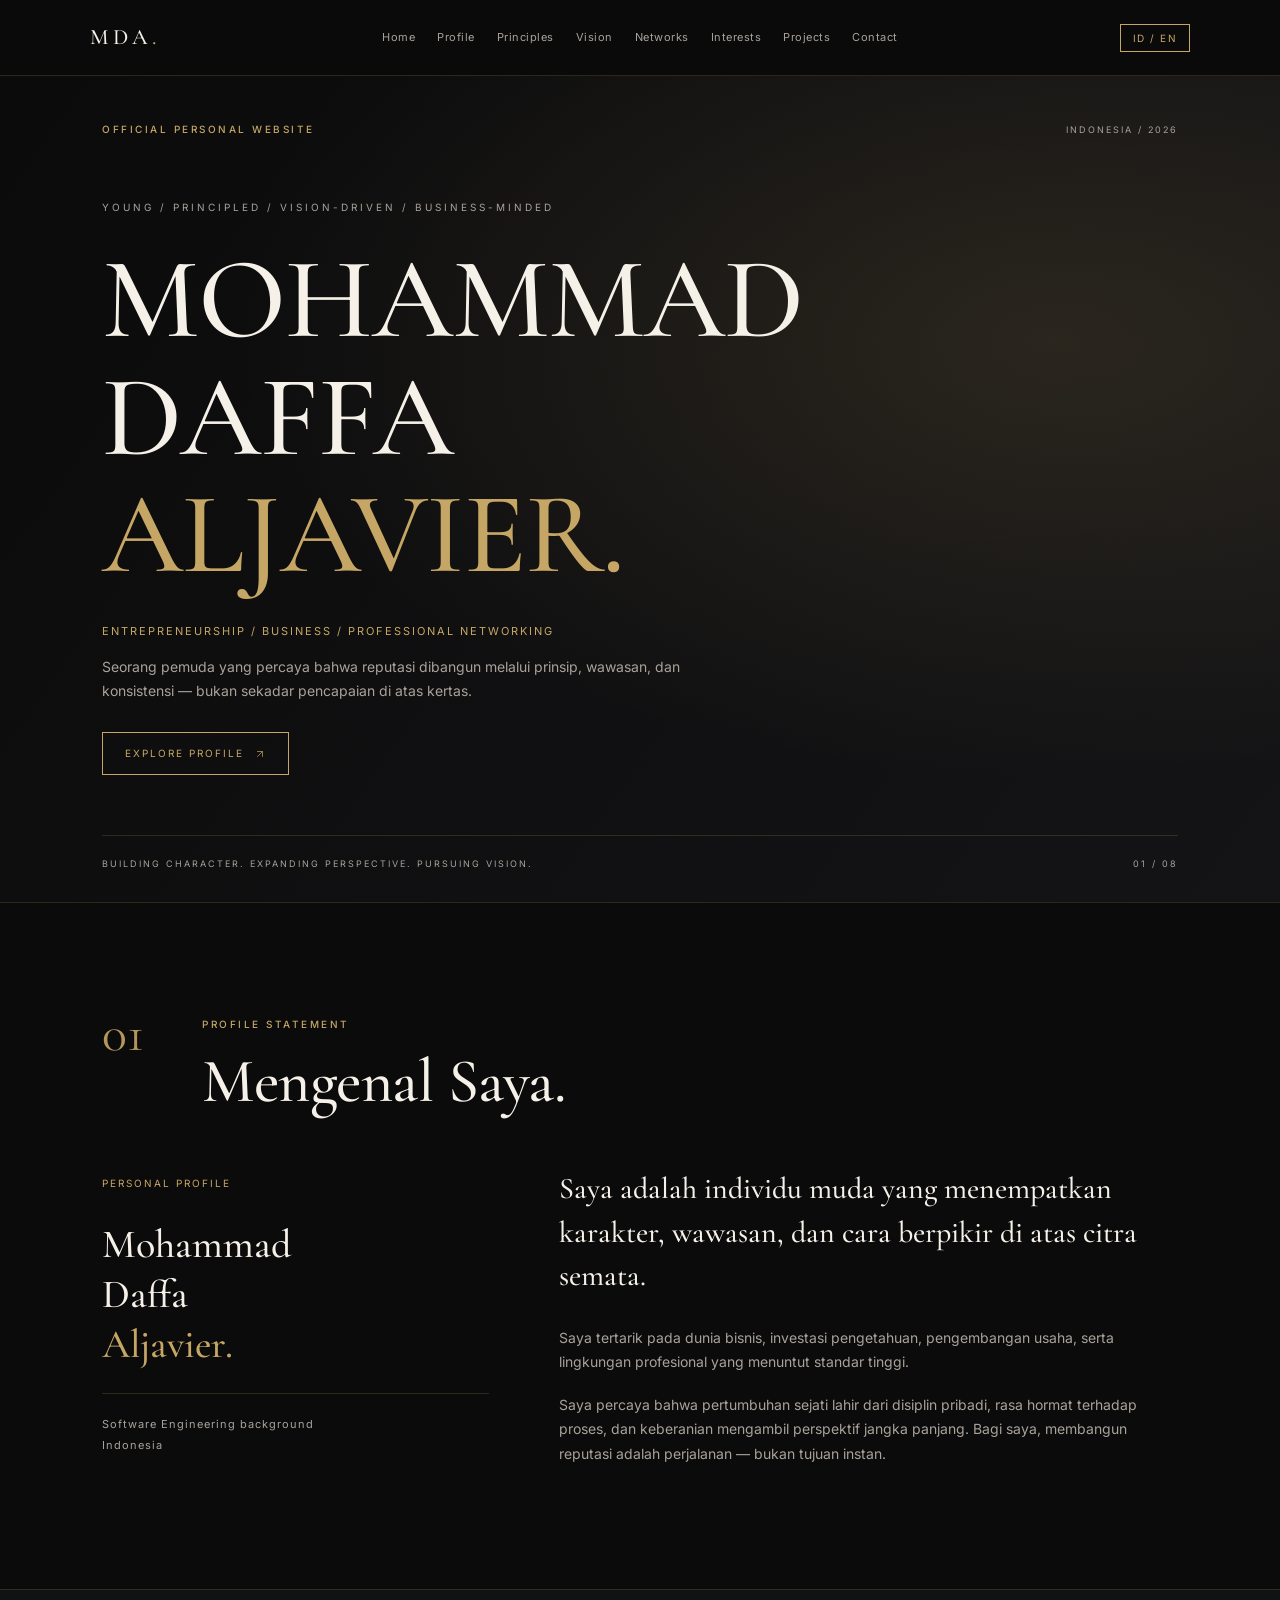
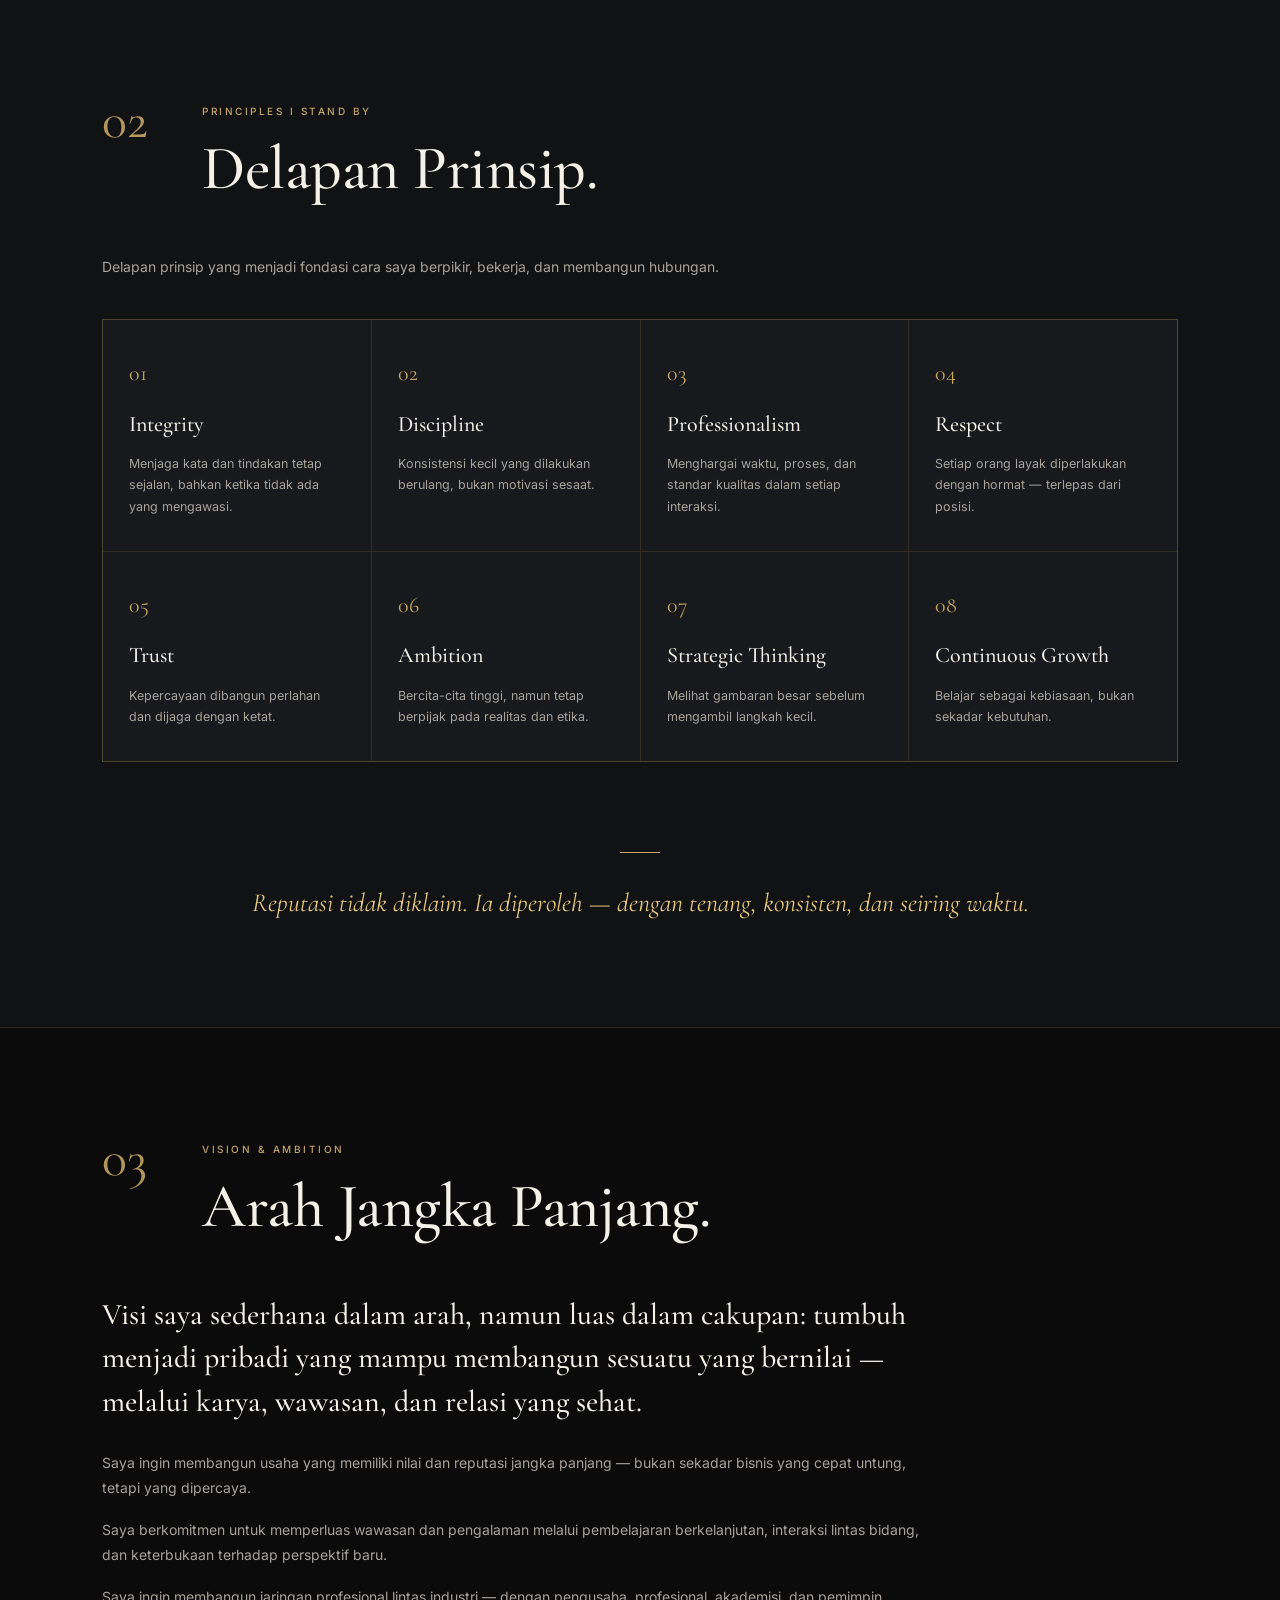
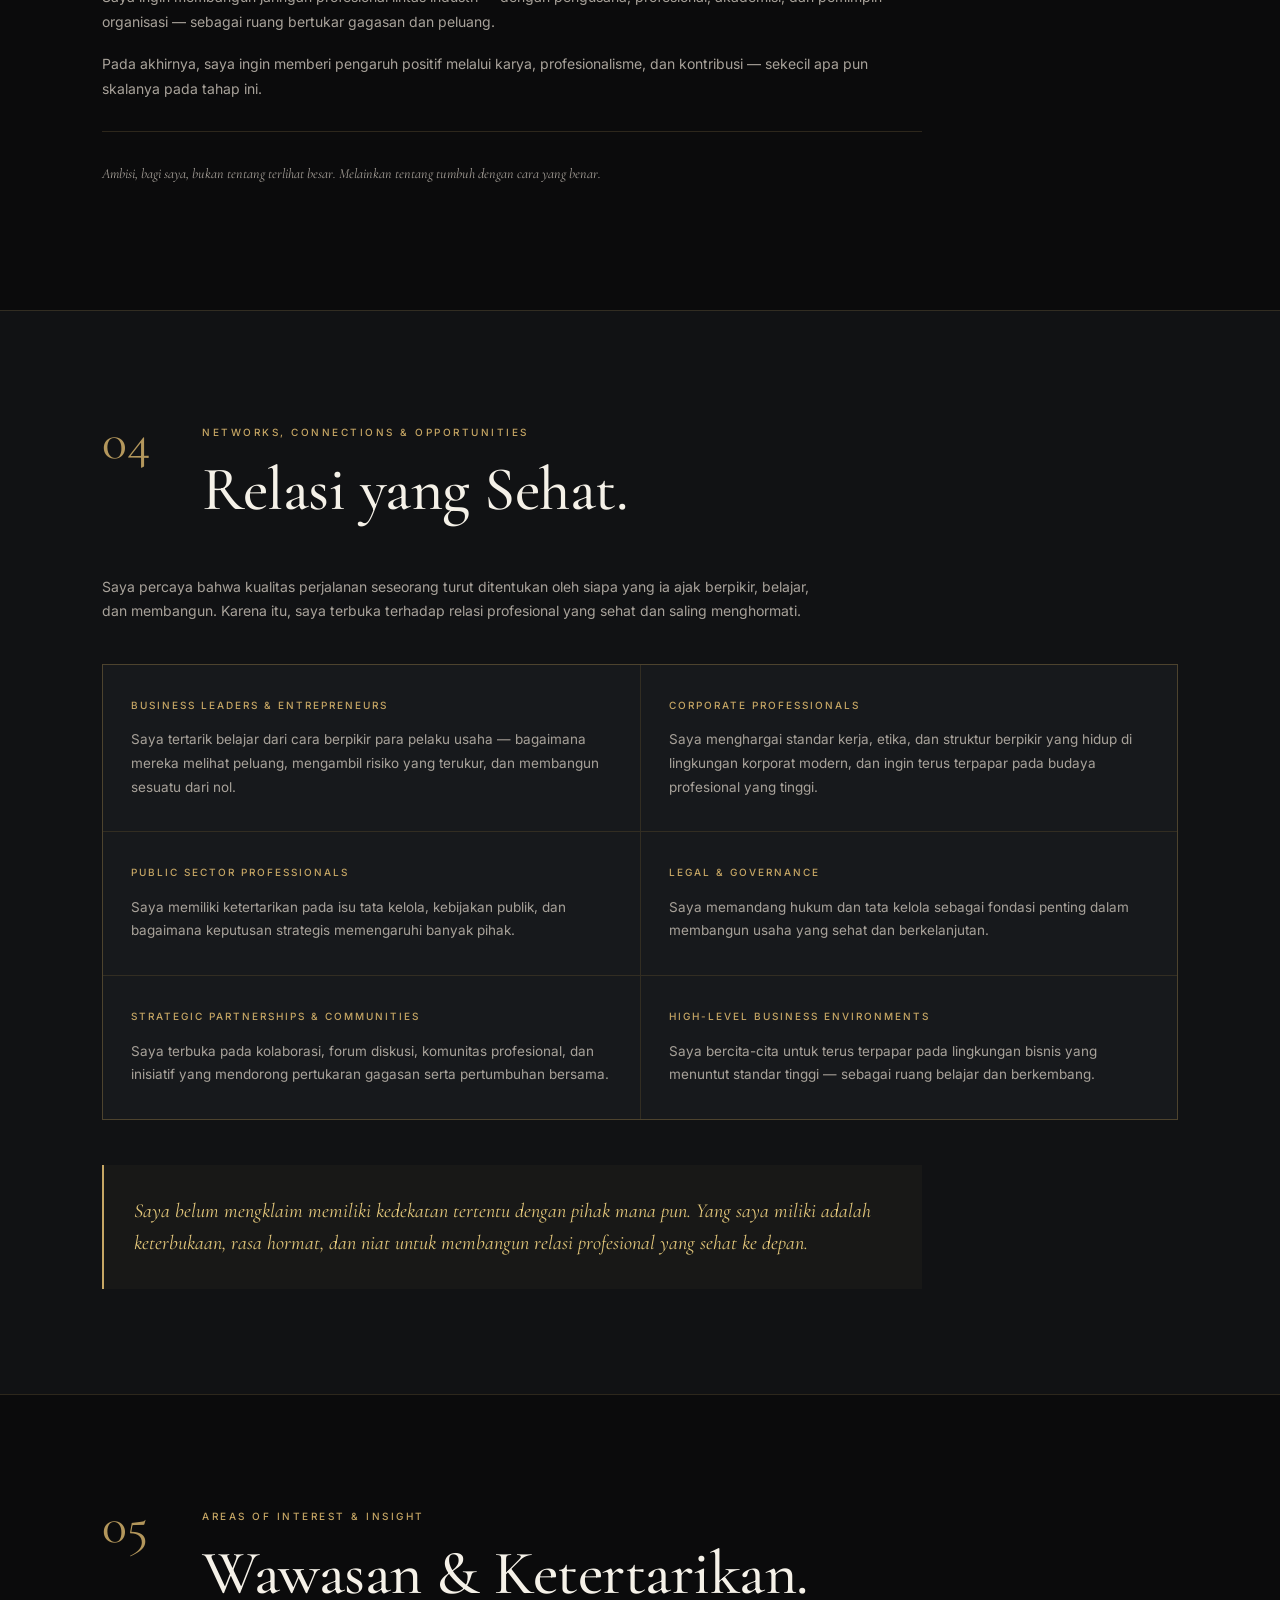
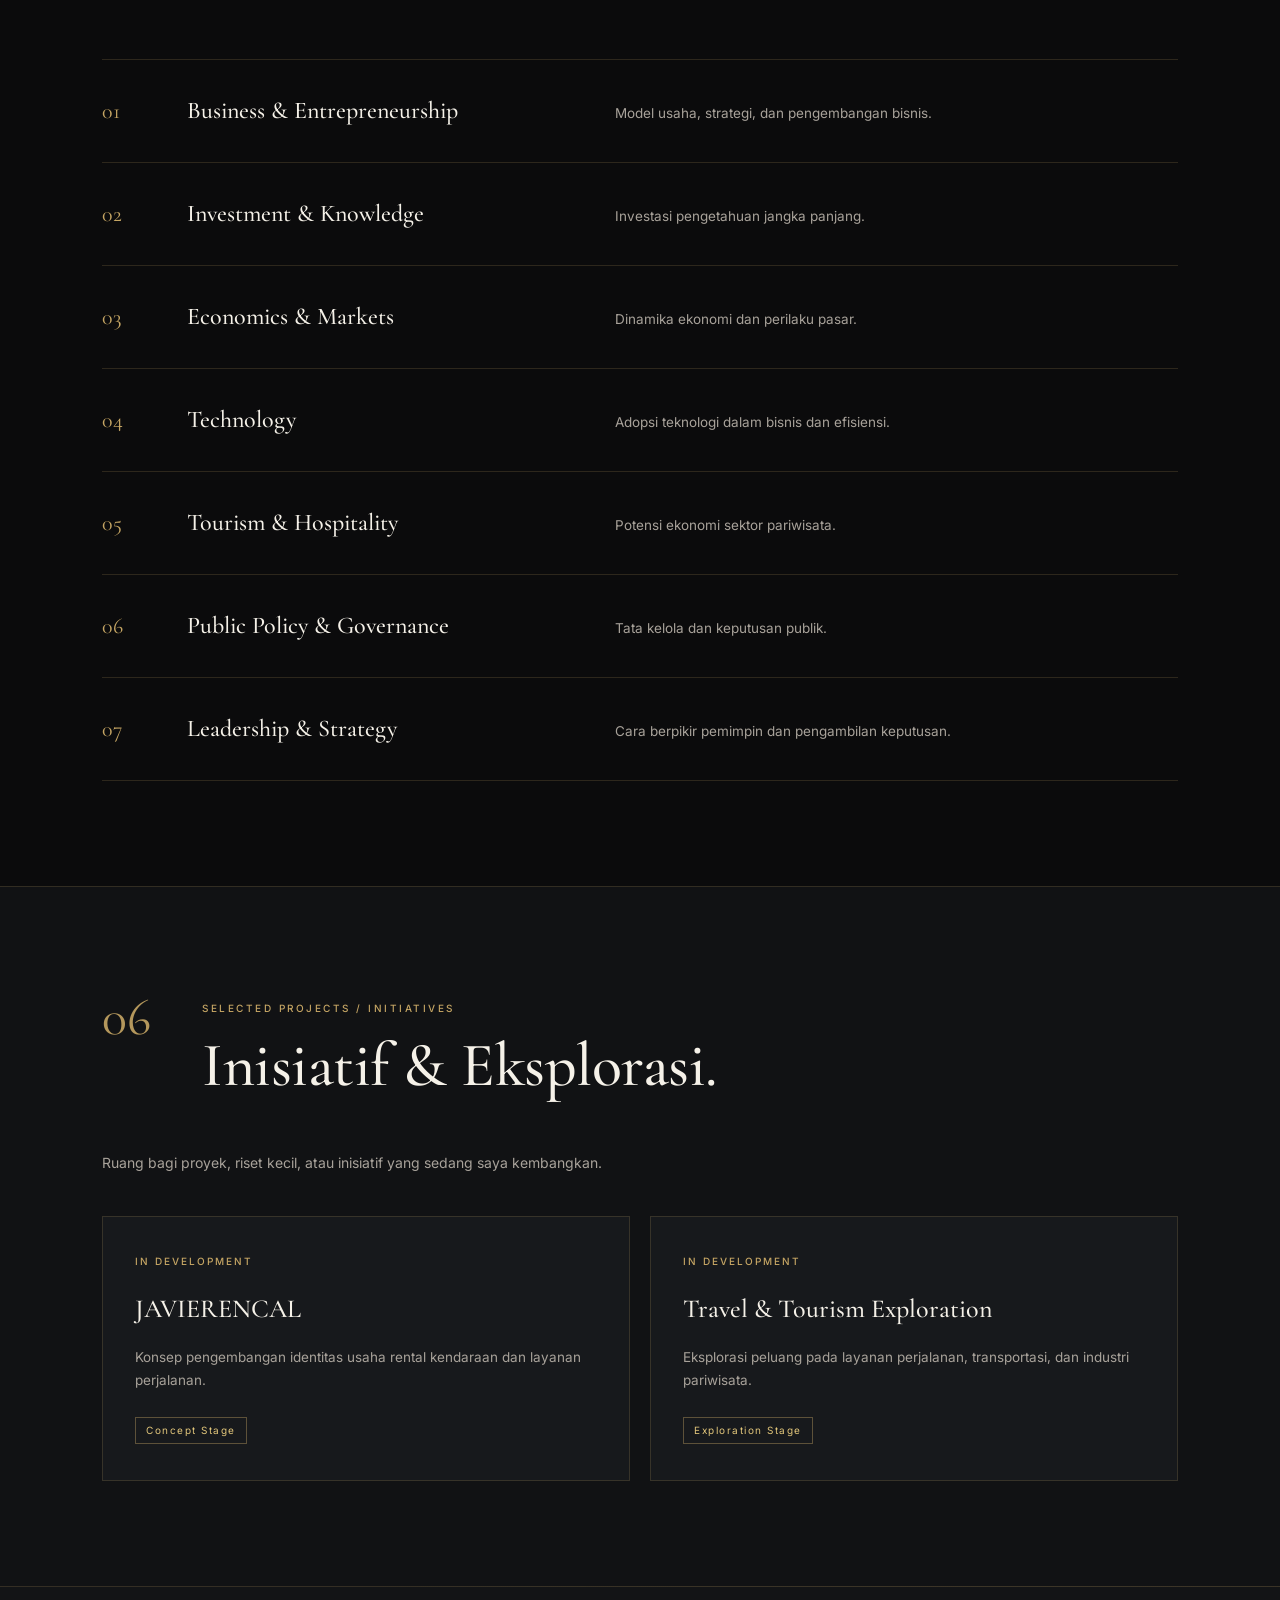
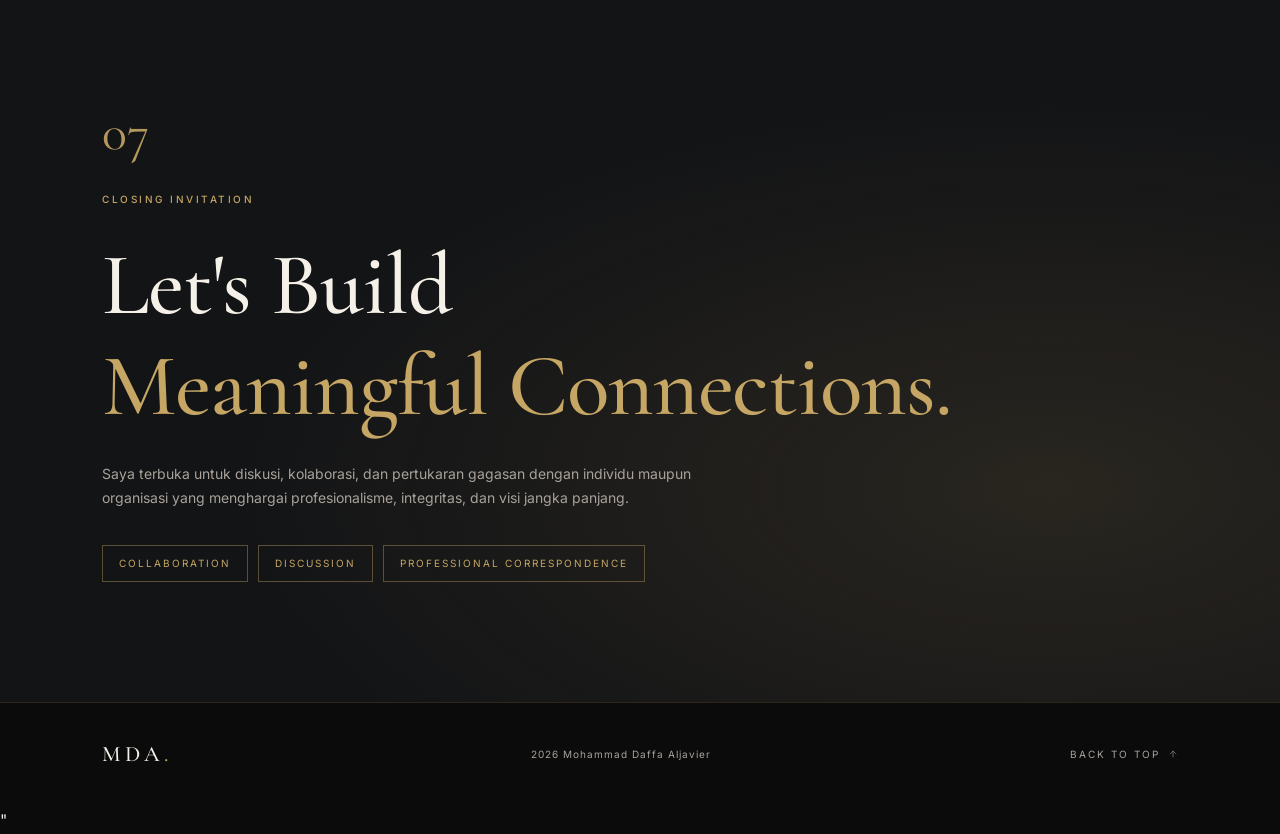
<file: index.html>
<!DOCTYPE html>
<html lang="id">
<head>
  <meta charset="UTF-8">
  <meta name="viewport" content="width=device-width, initial-scale=1.0">
  <meta name="theme-color" content="#0B0B0C">

  <title>Mohammad Daffa Aljavier</title>

  <meta name="author" content="Mohammad Daffa Aljavier">
  <meta name="description" content="A young individual with a long-term vision, refined character, and the ambition to grow within the broader world of business and professional leadership.">
  <meta name="keywords" content="Mohammad Daffa Aljavier, Daffa Aljavier, entrepreneurship, business, professional networking">

  <meta property="og:type" content="website">
  <meta property="og:title" content="Mohammad Daffa Aljavier">
  <meta property="og:description" content="Building character. Expanding perspective. Pursuing vision.">
  <meta property="og:site_name" content="Mohammad Daffa Aljavier">

  <link rel="preconnect" href="https://fonts.googleapis.com">
  <link rel="preconnect" href="https://fonts.gstatic.com" crossorigin>
  <link href="https://fonts.googleapis.com/css2?family=Cormorant+Garamond:wght@400;500;600&family=Inter:wght@300;400;500;600&display=swap" rel="stylesheet">

  <link rel="stylesheet" href="style.css">

  <script type="application/ld+json">
  {
    "@context": "https://schema.org",
    "@type": "Person",
    "name": "Mohammad Daffa Aljavier",
    "alternateName": "Daffa Aljavier",
    "description": "Indonesian individual interested in entrepreneurship, business development, travel and professional networking.",
    "knowsAbout": [
      "Entrepreneurship",
      "Business Development",
      "Travel and Tourism",
      "Professional Networking",
      "Software Engineering"
    ]
  }
  </script>
</head>

<body>

<header class="navbar">
  <a href="#home" class="logo" aria-label="Mohammad Daffa Aljavier - Home">MDA<span>.</span></a>

  <input type="checkbox" id="navCheckbox" class="nav-checkbox" aria-hidden="true">
  <label for="navCheckbox" class="menu-toggle" aria-label="Toggle navigation">
    <svg viewBox="0 0 24 24" width="22" height="22" fill="none" stroke="currentColor" stroke-width="1.2" stroke-linecap="round">
      <line x1="3" y1="8" x2="21" y2="8"></line>
      <line x1="3" y1="16" x2="21" y2="16"></line>
    </svg>
  </label>

  <nav class="nav-links" id="navLinks" aria-label="Primary">
    <a href="#home">Home</a>
    <a href="#profile">Profile</a>
    <a href="#principles">Principles</a>
    <a href="#vision">Vision</a>
    <a href="#networks">Networks</a>
    <a href="#interests">Interests</a>
    <a href="#projects">Projects</a>
    <a href="#contact">Contact</a>
  </nav>

  <button id="languageToggle" class="language-toggle" type="button" aria-label="Switch language">ID / EN</button>
</header>

<main>

<!-- 01 HERO -->
<section class="hero" id="home">
  <div class="hero-top">
    <span class="eyebrow">OFFICIAL PERSONAL WEBSITE</span>
    <span class="hero-location">INDONESIA / 2026</span>
  </div>

  <div class="hero-content">
    <p class="hero-kicker">YOUNG / PRINCIPLED / VISION-DRIVEN / BUSINESS-MINDED</p>

    <h1>MOHAMMAD<br>DAFFA<br><span>ALJAVIER.</span></h1>

    <p class="hero-role">ENTREPRENEURSHIP / BUSINESS / PROFESSIONAL NETWORKING</p>

    <p class="hero-description"
       data-id="Seorang pemuda yang percaya bahwa reputasi dibangun melalui prinsip, wawasan, dan konsistensi — bukan sekadar pencapaian di atas kertas."
       data-en="A young individual who believes that reputation is built through principle, perspective and consistency — not merely achievements on paper.">
       Seorang pemuda yang percaya bahwa reputasi dibangun melalui prinsip, wawasan, dan konsistensi — bukan sekadar pencapaian di atas kertas.
    </p>

    <a href="#profile" class="primary-btn">
      <span data-id="EXPLORE PROFILE" data-en="EXPLORE PROFILE">EXPLORE PROFILE</span>
      <svg viewBox="0 0 24 24" width="12" height="12" fill="none" stroke="currentColor" stroke-width="1.4" stroke-linecap="round" stroke-linejoin="round" aria-hidden="true">
        <line x1="7" y1="17" x2="17" y2="7"></line>
        <polyline points="7 7 17 7 17 17"></polyline>
      </svg>
    </a>
  </div>

  <div class="hero-bottom">
    <span>BUILDING CHARACTER. EXPANDING PERSPECTIVE. PURSUING VISION.</span>
    <span>01 / 08</span>
  </div>
</section>

<!-- 02 PROFILE STATEMENT -->
<section class="section" id="profile">
  <div class="section-heading">
    <span class="section-number">01</span>
    <div>
      <span class="eyebrow">PROFILE STATEMENT</span>
      <h2 data-id="Mengenal Saya." data-en="Profile.">Mengenal Saya.</h2>
    </div>
  </div>

  <div class="bio-layout">
    <div class="bio-label">
      <span>PERSONAL PROFILE</span>
      <h3>Mohammad<br>Daffa<br><span>Aljavier.</span></h3>
      <p class="bio-meta">Software Engineering background<br>Indonesia</p>
    </div>

    <div class="bio-content">
      <p class="lead"
         data-id="Saya adalah individu muda yang menempatkan karakter, wawasan, dan cara berpikir di atas citra semata."
         data-en="I am a young individual who places character, perspective and quality of thought above image alone.">
        Saya adalah individu muda yang menempatkan karakter, wawasan, dan cara berpikir di atas citra semata.
      </p>

      <p data-id="Saya tertarik pada dunia bisnis, investasi pengetahuan, pengembangan usaha, serta lingkungan profesional yang menuntut standar tinggi."
         data-en="I am interested in the world of business, the investment of knowledge, business development, and professional environments that demand high standards.">
        Saya tertarik pada dunia bisnis, investasi pengetahuan, pengembangan usaha, serta lingkungan profesional yang menuntut standar tinggi.
      </p>

      <p data-id="Saya percaya bahwa pertumbuhan sejati lahir dari disiplin pribadi, rasa hormat terhadap proses, dan keberanian mengambil perspektif jangka panjang. Bagi saya, membangun reputasi adalah perjalanan — bukan tujuan instan."
         data-en="I believe that true growth is born from personal discipline, respect for the process, and the courage to take a long-term perspective. For me, building reputation is a journey — not an instant destination.">
        Saya percaya bahwa pertumbuhan sejati lahir dari disiplin pribadi, rasa hormat terhadap proses, dan keberanian mengambil perspektif jangka panjang. Bagi saya, membangun reputasi adalah perjalanan — bukan tujuan instan.
      </p>
    </div>
  </div>
</section>

<!-- 03 PRINCIPLES I STAND BY -->
<section class="section alternate" id="principles">
  <div class="section-heading">
    <span class="section-number">02</span>
    <div>
      <span class="eyebrow">PRINCIPLES I STAND BY</span>
      <h2 data-id="Delapan Prinsip." data-en="Eight Principles.">Delapan Prinsip.</h2>
    </div>
  </div>

  <p class="section-intro"
     data-id="Delapan prinsip yang menjadi fondasi cara saya berpikir, bekerja, dan membangun hubungan."
     data-en="Eight principles that form the foundation of how I think, work, and build relationships.">
     Delapan prinsip yang menjadi fondasi cara saya berpikir, bekerja, dan membangun hubungan.
  </p>

  <div class="principles-grid">
    <article>
      <span class="principle-number">01</span>
      <h3>Integrity</h3>
      <p data-id="Menjaga kata dan tindakan tetap sejalan, bahkan ketika tidak ada yang mengawasi."
         data-en="Keeping word and action aligned, even when no one is watching.">Menjaga kata dan tindakan tetap sejalan, bahkan ketika tidak ada yang mengawasi.</p>
    </article>

    <article>
      <span class="principle-number">02</span>
      <h3>Discipline</h3>
      <p data-id="Konsistensi kecil yang dilakukan berulang, bukan motivasi sesaat."
         data-en="Small consistencies repeated over time, not momentary motivation.">Konsistensi kecil yang dilakukan berulang, bukan motivasi sesaat.</p>
    </article>

    <article>
      <span class="principle-number">03</span>
      <h3>Professionalism</h3>
      <p data-id="Menghargai waktu, proses, dan standar kualitas dalam setiap interaksi."
         data-en="Respecting time, process and quality standards in every interaction.">Menghargai waktu, proses, dan standar kualitas dalam setiap interaksi.</p>
    </article>

    <article>
      <span class="principle-number">04</span>
      <h3>Respect</h3>
      <p data-id="Setiap orang layak diperlakukan dengan hormat — terlepas dari posisi."
         data-en="Every person deserves to be treated with respect — regardless of position.">Setiap orang layak diperlakukan dengan hormat — terlepas dari posisi.</p>
    </article>

    <article>
      <span class="principle-number">05</span>
      <h3>Trust</h3>
      <p data-id="Kepercayaan dibangun perlahan dan dijaga dengan ketat."
         data-en="Trust is built slowly and guarded carefully.">Kepercayaan dibangun perlahan dan dijaga dengan ketat.</p>
    </article>

    <article>
      <span class="principle-number">06</span>
      <h3>Ambition</h3>
      <p data-id="Bercita-cita tinggi, namun tetap berpijak pada realitas dan etika."
         data-en="Aspiring to high goals, while remaining grounded in reality and ethics.">Bercita-cita tinggi, namun tetap berpijak pada realitas dan etika.</p>
    </article>

    <article>
      <span class="principle-number">07</span>
      <h3>Strategic Thinking</h3>
      <p data-id="Melihat gambaran besar sebelum mengambil langkah kecil."
         data-en="Seeing the larger picture before taking the smaller step.">Melihat gambaran besar sebelum mengambil langkah kecil.</p>
    </article>

    <article>
      <span class="principle-number">08</span>
      <h3>Continuous Growth</h3>
      <p data-id="Belajar sebagai kebiasaan, bukan sekadar kebutuhan."
         data-en="Learning as a habit, not merely a necessity.">Belajar sebagai kebiasaan, bukan sekadar kebutuhan.</p>
    </article>
  </div>

  <blockquote class="principle-quote"
    data-id="Reputasi tidak diklaim. Ia diperoleh — dengan tenang, konsisten, dan seiring waktu."
    data-en="Reputation is not claimed. It is earned — quietly, consistently, and over time.">
    Reputasi tidak diklaim. Ia diperoleh — dengan tenang, konsisten, dan seiring waktu.
  </blockquote>
</section>

<!-- 04 VISION & AMBITION -->
<section class="section" id="vision">
  <div class="section-heading">
    <span class="section-number">03</span>
    <div>
      <span class="eyebrow">VISION &amp; AMBITION</span>
      <h2 data-id="Arah Jangka Panjang." data-en="Long-Term Direction.">Arah Jangka Panjang.</h2>
    </div>
  </div>

  <div class="vision-content">
    <p class="lead"
       data-id="Visi saya sederhana dalam arah, namun luas dalam cakupan: tumbuh menjadi pribadi yang mampu membangun sesuatu yang bernilai — melalui karya, wawasan, dan relasi yang sehat."
       data-en="My vision is simple in direction, yet broad in scope: to grow into an individual capable of building something of value — through work, perspective, and meaningful relationships.">
       Visi saya sederhana dalam arah, namun luas dalam cakupan: tumbuh menjadi pribadi yang mampu membangun sesuatu yang bernilai — melalui karya, wawasan, dan relasi yang sehat.
    </p>

    <p data-id="Saya ingin membangun usaha yang memiliki nilai dan reputasi jangka panjang — bukan sekadar bisnis yang cepat untung, tetapi yang dipercaya."
       data-en="I intend to build ventures that carry value and long-term reputation — not merely businesses that profit quickly, but ones that are trusted.">
       Saya ingin membangun usaha yang memiliki nilai dan reputasi jangka panjang — bukan sekadar bisnis yang cepat untung, tetapi yang dipercaya.
    </p>

    <p data-id="Saya berkomitmen untuk memperluas wawasan dan pengalaman melalui pembelajaran berkelanjutan, interaksi lintas bidang, dan keterbukaan terhadap perspektif baru."
       data-en="I am committed to expanding my perspective and experience through continuous learning, cross-disciplinary interaction, and openness to new perspectives.">
       Saya berkomitmen untuk memperluas wawasan dan pengalaman melalui pembelajaran berkelanjutan, interaksi lintas bidang, dan keterbukaan terhadap perspektif baru.
    </p>

    <p data-id="Saya ingin membangun jaringan profesional lintas industri — dengan pengusaha, profesional, akademisi, dan pemimpin organisasi — sebagai ruang bertukar gagasan dan peluang."
       data-en="I intend to build professional networks across industries — with entrepreneurs, professionals, academics, and organizational leaders — as spaces to exchange ideas and opportunities.">
       Saya ingin membangun jaringan profesional lintas industri — dengan pengusaha, profesional, akademisi, dan pemimpin organisasi — sebagai ruang bertukar gagasan dan peluang.
    </p>

    <p data-id="Pada akhirnya, saya ingin memberi pengaruh positif melalui karya, profesionalisme, dan kontribusi — sekecil apa pun skalanya pada tahap ini."
       data-en="Ultimately, I intend to contribute positively through work, professionalism, and contribution — however small the scale at this stage.">
       Pada akhirnya, saya ingin memberi pengaruh positif melalui karya, profesionalisme, dan kontribusi — sekecil apa pun skalanya pada tahap ini.
    </p>

    <p class="vision-closing"
       data-id="Ambisi, bagi saya, bukan tentang terlihat besar. Melainkan tentang tumbuh dengan cara yang benar."
       data-en="Ambition, to me, is not about appearing large. It is about growing in the right way.">
       Ambisi, bagi saya, bukan tentang terlihat besar. Melainkan tentang tumbuh dengan cara yang benar.
    </p>
  </div>
</section>

<!-- 05 NETWORKS, CONNECTIONS & OPPORTUNITIES -->
<section class="section alternate" id="networks">
  <div class="section-heading">
    <span class="section-number">04</span>
    <div>
      <span class="eyebrow">NETWORKS, CONNECTIONS &amp; OPPORTUNITIES</span>
      <h2 data-id="Relasi yang Sehat." data-en="Meaningful Relationships.">Relasi yang Sehat.</h2>
    </div>
  </div>

  <p class="section-intro"
     data-id="Saya percaya bahwa kualitas perjalanan seseorang turut ditentukan oleh siapa yang ia ajak berpikir, belajar, dan membangun. Karena itu, saya terbuka terhadap relasi profesional yang sehat dan saling menghormati."
     data-en="I believe the quality of one's journey is shaped by those with whom one chooses to think, learn, and build. For that reason, I remain open to healthy and mutually respectful professional relationships.">
     Saya percaya bahwa kualitas perjalanan seseorang turut ditentukan oleh siapa yang ia ajak berpikir, belajar, dan membangun. Karena itu, saya terbuka terhadap relasi profesional yang sehat dan saling menghormati.
  </p>

  <div class="networks-grid">
    <article>
      <span class="network-label">BUSINESS LEADERS &amp; ENTREPRENEURS</span>
      <p data-id="Saya tertarik belajar dari cara berpikir para pelaku usaha — bagaimana mereka melihat peluang, mengambil risiko yang terukur, dan membangun sesuatu dari nol."
         data-en="I am interested in learning from the way entrepreneurs think — how they see opportunity, take measured risks, and build something from the beginning.">
         Saya tertarik belajar dari cara berpikir para pelaku usaha — bagaimana mereka melihat peluang, mengambil risiko yang terukur, dan membangun sesuatu dari nol.
      </p>
    </article>

    <article>
      <span class="network-label">CORPORATE PROFESSIONALS</span>
      <p data-id="Saya menghargai standar kerja, etika, dan struktur berpikir yang hidup di lingkungan korporat modern, dan ingin terus terpapar pada budaya profesional yang tinggi."
         data-en="I value the working standards, ethics and structure of thought found in modern corporate environments, and wish to remain exposed to a high professional culture.">
         Saya menghargai standar kerja, etika, dan struktur berpikir yang hidup di lingkungan korporat modern, dan ingin terus terpapar pada budaya profesional yang tinggi.
      </p>
    </article>

    <article>
      <span class="network-label">PUBLIC SECTOR PROFESSIONALS</span>
      <p data-id="Saya memiliki ketertarikan pada isu tata kelola, kebijakan publik, dan bagaimana keputusan strategis memengaruhi banyak pihak."
         data-en="I hold an interest in governance, public policy, and how strategic decisions affect many parties.">
         Saya memiliki ketertarikan pada isu tata kelola, kebijakan publik, dan bagaimana keputusan strategis memengaruhi banyak pihak.
      </p>
    </article>

    <article>
      <span class="network-label">LEGAL &amp; GOVERNANCE</span>
      <p data-id="Saya memandang hukum dan tata kelola sebagai fondasi penting dalam membangun usaha yang sehat dan berkelanjutan."
         data-en="I view law and governance as essential foundations for building healthy and sustainable ventures.">
         Saya memandang hukum dan tata kelola sebagai fondasi penting dalam membangun usaha yang sehat dan berkelanjutan.
      </p>
    </article>

    <article>
      <span class="network-label">STRATEGIC PARTNERSHIPS &amp; COMMUNITIES</span>
      <p data-id="Saya terbuka pada kolaborasi, forum diskusi, komunitas profesional, dan inisiatif yang mendorong pertukaran gagasan serta pertumbuhan bersama."
         data-en="I am open to collaboration, discussion forums, professional communities, and initiatives that encourage the exchange of ideas and shared growth.">
         Saya terbuka pada kolaborasi, forum diskusi, komunitas profesional, dan inisiatif yang mendorong pertukaran gagasan serta pertumbuhan bersama.
      </p>
    </article>

    <article>
      <span class="network-label">HIGH-LEVEL BUSINESS ENVIRONMENTS</span>
      <p data-id="Saya bercita-cita untuk terus terpapar pada lingkungan bisnis yang menuntut standar tinggi — sebagai ruang belajar dan berkembang."
         data-en="I aspire to remain exposed to high-standard business environments — as a space to learn and grow.">
         Saya bercita-cita untuk terus terpapar pada lingkungan bisnis yang menuntut standar tinggi — sebagai ruang belajar dan berkembang.
      </p>
    </article>
  </div>

  <p class="networks-closing"
     data-id="Saya belum mengklaim memiliki kedekatan tertentu dengan pihak mana pun. Yang saya miliki adalah keterbukaan, rasa hormat, dan niat untuk membangun relasi profesional yang sehat ke depan."
     data-en="I do not claim any particular closeness to any party. What I hold is openness, respect, and the intention to build healthy professional relationships going forward.">
     Saya belum mengklaim memiliki kedekatan tertentu dengan pihak mana pun. Yang saya miliki adalah keterbukaan, rasa hormat, dan niat untuk membangun relasi profesional yang sehat ke depan.
  </p>
</section>

<!-- 06 AREAS OF INTEREST & INSIGHT -->
<section class="section" id="interests">
  <div class="section-heading">
    <span class="section-number">05</span>
    <div>
      <span class="eyebrow">AREAS OF INTEREST &amp; INSIGHT</span>
      <h2 data-id="Wawasan &amp; Ketertarikan." data-en="Interest &amp; Insight.">Wawasan &amp; Ketertarikan.</h2>
    </div>
  </div>

  <div class="interests-list">
    <article>
      <span class="interest-number">01</span>
      <h3>Business &amp; Entrepreneurship</h3>
      <p data-id="Model usaha, strategi, dan pengembangan bisnis."
         data-en="Business models, strategy and business development.">Model usaha, strategi, dan pengembangan bisnis.</p>
    </article>

    <article>
      <span class="interest-number">02</span>
      <h3>Investment &amp; Knowledge</h3>
      <p data-id="Investasi pengetahuan jangka panjang."
         data-en="The long-term investment of knowledge.">Investasi pengetahuan jangka panjang.</p>
    </article>

    <article>
      <span class="interest-number">03</span>
      <h3>Economics &amp; Markets</h3>
      <p data-id="Dinamika ekonomi dan perilaku pasar."
         data-en="Economic dynamics and market behavior.">Dinamika ekonomi dan perilaku pasar.</p>
    </article>

    <article>
      <span class="interest-number">04</span>
      <h3>Technology</h3>
      <p data-id="Adopsi teknologi dalam bisnis dan efisiensi."
         data-en="Technology adoption in business and efficiency.">Adopsi teknologi dalam bisnis dan efisiensi.</p>
    </article>

    <article>
      <span class="interest-number">05</span>
      <h3>Tourism &amp; Hospitality</h3>
      <p data-id="Potensi ekonomi sektor pariwisata."
         data-en="The economic potential of the tourism sector.">Potensi ekonomi sektor pariwisata.</p>
    </article>

    <article>
      <span class="interest-number">06</span>
      <h3>Public Policy &amp; Governance</h3>
      <p data-id="Tata kelola dan keputusan publik."
         data-en="Governance and public decision-making.">Tata kelola dan keputusan publik.</p>
    </article>

    <article>
      <span class="interest-number">07</span>
      <h3>Leadership &amp; Strategy</h3>
      <p data-id="Cara berpikir pemimpin dan pengambilan keputusan."
         data-en="The thinking of leaders and decision-making.">Cara berpikir pemimpin dan pengambilan keputusan.</p>
    </article>
  </div>
</section>

<!-- 07 SELECTED PROJECTS / INITIATIVES -->
<section class="section alternate" id="projects">
  <div class="section-heading">
    <span class="section-number">06</span>
    <div>
      <span class="eyebrow">SELECTED PROJECTS / INITIATIVES</span>
      <h2 data-id="Inisiatif &amp; Eksplorasi." data-en="Initiatives &amp; Explorations.">Inisiatif &amp; Eksplorasi.</h2>
    </div>
  </div>

  <p class="section-intro"
     data-id="Ruang bagi proyek, riset kecil, atau inisiatif yang sedang saya kembangkan."
     data-en="A space for projects, small research, or initiatives currently in development.">
     Ruang bagi proyek, riset kecil, atau inisiatif yang sedang saya kembangkan.
  </p>

  <div class="projects-grid">
    <article class="project-card">
      <span class="project-status">IN DEVELOPMENT</span>
      <h3>JAVIERENCAL</h3>
      <p data-id="Konsep pengembangan identitas usaha rental kendaraan dan layanan perjalanan."
         data-en="A concept in development for a vehicle rental and travel services identity.">Konsep pengembangan identitas usaha rental kendaraan dan layanan perjalanan.</p>
      <span class="project-stage">Concept Stage</span>
    </article>

    <article class="project-card">
      <span class="project-status">IN DEVELOPMENT</span>
      <h3>Travel &amp; Tourism Exploration</h3>
      <p data-id="Eksplorasi peluang pada layanan perjalanan, transportasi, dan industri pariwisata."
         data-en="Exploration of opportunities within travel services, transportation and the tourism industry.">Eksplorasi peluang pada layanan perjalanan, transportasi, dan industri pariwisata.</p>
      <span class="project-stage">Exploration Stage</span>
    </article>
  </div>
</section>

<!-- 08 CLOSING INVITATION -->
<section class="contact-section" id="contact">
  <span class="section-number">07</span>
  <span class="eyebrow">CLOSING INVITATION</span>
  <h2>Let's Build<br><span>Meaningful Connections.</span></h2>
  <p data-id="Saya terbuka untuk diskusi, kolaborasi, dan pertukaran gagasan dengan individu maupun organisasi yang menghargai profesionalisme, integritas, dan visi jangka panjang."
     data-en="I am open to discussion, collaboration and exchange of ideas with individuals and organizations that value professionalism, integrity and long-term vision.">
     Saya terbuka untuk diskusi, kolaborasi, dan pertukaran gagasan dengan individu maupun organisasi yang menghargai profesionalisme, integritas, dan visi jangka panjang.
  </p>
  <div class="contact-tags">
    <span>COLLABORATION</span>
    <span>DISCUSSION</span>
    <span>PROFESSIONAL CORRESPONDENCE</span>
  </div>
</section>

</main>

<footer>
  <a href="#home" class="logo" aria-label="Mohammad Daffa Aljavier - Home">MDA<span>.</span></a>
  <p>2026 Mohammad Daffa Aljavier</p>
  <a href="#home" class="back-to-top" aria-label="Back to top">
    <span>BACK TO TOP</span>
    <svg viewBox="0 0 24 24" width="10" height="10" fill="none" stroke="currentColor" stroke-width="1.4" stroke-linecap="round" stroke-linejoin="round" aria-hidden="true">
      <line x1="12" y1="19" x2="12" y2="5"></line>
      <polyline points="5 12 12 5 19 12"></polyline>
    </svg>
  </a>
</footer>

<script src="script.js"></script>
</body>
</html>"
</file>
<file: style.css>
:root {
  --bg: #0B0B0C;
  --surface: #111214;
  --surface2: #17191C;
  --ivory: #F5F1E8;
  --muted: #A8A29A;
  --gold: #C6A664;
  --gold-soft: #E3C77B;
  --line: rgba(198, 166, 100, 0.18);
  --line-strong: rgba(198, 166, 100, 0.4);
}

* {
  margin: 0;
  padding: 0;
  box-sizing: border-box;
}

html {
  scroll-behavior: smooth;
}

body {
  background: var(--bg);
  color: var(--ivory);
  font-family: 'Inter', sans-serif;
  font-weight: 400;
  line-height: 1.75;
  -webkit-font-smoothing: antialiased;
  text-rendering: optimizeLegibility;
}

a {
  color: inherit;
  text-decoration: none;
}

::selection {
  background: var(--gold);
  color: var(--bg);
}

:focus-visible {
  outline: 1px solid var(--gold);
  outline-offset: 4px;
}

/* NAVBAR */
.navbar {
  min-height: 76px;
  padding: 0 7%;
  display: flex;
  align-items: center;
  justify-content: space-between;
  gap: 18px;
  position: sticky;
  top: 0;
  z-index: 100;
  background: rgba(11, 11, 12, 0.94);
  border-bottom: 1px solid var(--line);
  backdrop-filter: blur(14px);
  -webkit-backdrop-filter: blur(14px);
}

.logo {
  font-family: 'Cormorant Garamond', serif;
  font-size: 22px;
  font-weight: 500;
  letter-spacing: 4px;
  white-space: nowrap;
}

.logo span,
h1 span,
h2 span {
  color: var(--gold);
}

.nav-links {
  display: flex;
  gap: 22px;
}

.nav-links a {
  font-size: 11px;
  color: var(--muted);
  letter-spacing: 0.5px;
  transition: color 0.3s ease;
}

.nav-links a:hover {
  color: var(--gold);
}

.language-toggle {
  background: transparent;
  border: 1px solid var(--gold);
  color: var(--gold);
  padding: 7px 12px;
  font-family: 'Inter', sans-serif;
  font-size: 10px;
  letter-spacing: 1.5px;
  cursor: pointer;
  white-space: nowrap;
  transition: background 0.3s ease, color 0.3s ease;
}

.language-toggle:hover {
  background: var(--gold);
  color: var(--bg);
}

.nav-checkbox {
  display: none;
}

.menu-toggle {
  display: none;
  color: var(--ivory);
  cursor: pointer;
  padding: 6px;
}

/* HERO */
.hero {
  min-height: 690px;
  padding: 45px 8% 30px;
  display: flex;
  flex-direction: column;
  justify-content: space-between;
  background:
    radial-gradient(ellipse at 82% 32%, rgba(198, 166, 100, 0.14) 0%, transparent 55%),
    linear-gradient(125deg, #0B0B0C, #141416);
}

.hero-top,
.hero-bottom {
  display: flex;
  justify-content: space-between;
  align-items: center;
  gap: 15px;
}

.eyebrow {
  color: var(--gold);
  font-family: 'Inter', sans-serif;
  font-size: 10px;
  letter-spacing: 2.5px;
  font-weight: 500;
}

.hero-location,
.hero-bottom {
  color: var(--muted);
  font-size: 9px;
  letter-spacing: 2px;
}

.hero-content {
  padding: 60px 0;
}

.hero-kicker {
  color: var(--muted);
  font-size: 10px;
  letter-spacing: 3px;
  margin-bottom: 25px;
}

/* PERBAIKAN: Ukuran font dan letter-spacing diubah agar judul tidak kepotong */
.hero h1 {
  font-family: 'Cormorant Garamond', serif;
  font-size: clamp(42px, 9vw, 118px);
  line-height: 1.02;
  font-weight: 500;
  letter-spacing: -1px;
  word-break: break-word;
}

.hero-role {
  color: var(--gold);
  font-size: 11px;
  letter-spacing: 2px;
  margin-top: 28px;
}

.hero-description {
  color: var(--muted);
  max-width: 580px;
  font-size: 14px;
  margin: 14px 0 28px;
}

.primary-btn {
  display: inline-flex;
  align-items: center;
  gap: 10px;
  border: 1px solid var(--gold);
  color: var(--gold);
  padding: 12px 22px;
  font-size: 10px;
  letter-spacing: 2px;
  transition: background 0.3s ease, color 0.3s ease;
}

.primary-btn:hover {
  background: var(--gold);
  color: var(--bg);
}

.hero-bottom {
  padding-top: 20px;
  border-top: 1px solid var(--line);
}

/* SECTION BASE */
.section {
  padding: 105px 8%;
  border-top: 1px solid var(--line);
}

.alternate {
  background: var(--surface);
}

.section-heading {
  display: flex;
  align-items: flex-start;
  gap: 30px;
  margin-bottom: 50px;
}

.section-number {
  font-family: 'Cormorant Garamond', serif;
  font-size: 52px;
  line-height: 1;
  color: var(--gold);
  font-weight: 400;
  min-width: 70px;
  opacity: 0.9;
}

.section-heading h2 {
  font-family: 'Cormorant Garamond', serif;
  font-size: clamp(38px, 5.5vw, 62px);
  line-height: 1.15;
  font-weight: 500;
  margin-top: 10px;
  letter-spacing: -0.5px;
}

.section-intro {
  color: var(--muted);
  max-width: 720px;
  font-size: 14px;
  margin-top: 6px;
  margin-bottom: 40px;
}

/* PROFILE */
.bio-layout {
  display: grid;
  grid-template-columns: 1fr 1.6fr;
  gap: 70px;
}

.bio-label > span {
  color: var(--gold);
  font-size: 10px;
  letter-spacing: 2px;
}

.bio-label h3 {
  font-family: 'Cormorant Garamond', serif;
  font-size: 40px;
  line-height: 1.25;
  font-weight: 500;
  margin-top: 24px;
}

.bio-label h3 span {
  color: var(--gold);
}

.bio-meta {
  color: var(--muted);
  font-size: 11px;
  letter-spacing: 1px;
  margin-top: 24px;
  padding-top: 20px;
  border-top: 1px solid var(--line);
  line-height: 1.9;
}

.bio-content .lead,
.vision-content .lead {
  font-family: 'Cormorant Garamond', serif;
  font-size: 30px;
  line-height: 1.45;
  font-weight: 500;
  margin-bottom: 28px;
}

.bio-content > p:not(.lead),
.vision-content > p:not(.lead) {
  color: var(--muted);
  font-size: 14px;
  margin-bottom: 18px;
}

/* PRINCIPLES */
.principles-grid {
  display: grid;
  grid-template-columns: repeat(4, 1fr);
  gap: 1px;
  background: var(--line);
  border: 1px solid var(--line);
  margin-bottom: 60px;
}

.principles-grid article {
  background: var(--surface2);
  padding: 34px 26px;
  position: relative;
  transition: background 0.3s ease;
}

.principles-grid article::before {
  content: "";
  position: absolute;
  top: 0;
  left: 0;
  height: 2px;
  width: 0;
  background: var(--gold);
  transition: width 0.5s ease;
}

.principles-grid article:hover {
  background: #1a1c20;
}

.principles-grid article:hover::before {
  width: 100%;
}

.principle-number {
  color: var(--gold);
  font-family: 'Cormorant Garamond', serif;
  font-size: 22px;
  font-weight: 400;
  display: block;
  margin-bottom: 12px;
}

.principles-grid h3 {
  font-family: 'Cormorant Garamond', serif;
  font-size: 22px;
  font-weight: 500;
  margin-bottom: 10px;
}

.principles-grid p {
  color: var(--muted);
  font-size: 12.5px;
  line-height: 1.7;
}

.principle-quote {
  font-family: 'Cormorant Garamond', serif;
  font-size: 26px;
  font-style: italic;
  line-height: 1.5;
  font-weight: 400;
  color: var(--gold-soft);
  max-width: 780px;
  margin: 0 auto;
  padding: 30px 0 0;
  text-align: center;
  position: relative;
}

.principle-quote::before {
  content: "";
  display: block;
  width: 40px;
  height: 1px;
  background: var(--gold);
  margin: 0 auto 30px;
}

/* VISION */
.vision-content {
  max-width: 820px;
}

.vision-content .vision-closing {
  font-family: 'Cormorant Garamond', serif;
  font-size: 24px;
  font-style: italic;
  color: var(--gold-soft);
  margin-top: 30px;
  padding-top: 30px;
  border-top: 1px solid var(--line);
  font-style: italic;
}

/* NETWORKS */
.networks-grid {
  display: grid;
  grid-template-columns: repeat(2, 1fr);
  gap: 1px;
  background: var(--line);
  border: 1px solid var(--line);
  margin-bottom: 45px;
}

.networks-grid article {
  background: var(--surface2);
  padding: 32px 28px;
  transition: background 0.3s ease;
}

.networks-grid article:hover {
  background: #1a1c20;
}

.network-label {
  color: var(--gold);
  font-size: 10px;
  letter-spacing: 2px;
  font-weight: 500;
  display: block;
  margin-bottom: 14px;
}

.networks-grid p {
  color: var(--muted);
  font-size: 13.5px;
  line-height: 1.75;
}

.networks-closing {
  font-family: 'Cormorant Garamond', serif;
  font-size: 20px;
  font-style: italic;
  line-height: 1.6;
  color: var(--gold-soft);
  max-width: 820px;
  padding: 30px;
  border-left: 2px solid var(--gold);
  background: rgba(198, 166, 100, 0.04);
}

/* INTERESTS */
.interests-list {
  border-top: 1px solid var(--line);
}

.interests-list article {
  display: grid;
  grid-template-columns: 60px 1fr 1.4fr;
  gap: 25px;
  padding: 30px 0;
  border-bottom: 1px solid var(--line);
  align-items: baseline;
  transition: padding 0.3s ease;
}

.interests-list article:hover {
  padding-left: 12px;
}

.interest-number {
  color: var(--gold);
  font-family: 'Cormorant Garamond', serif;
  font-size: 22px;
  font-weight: 400;
}

.interests-list h3 {
  font-family: 'Cormorant Garamond', serif;
  font-size: 24px;
  font-weight: 500;
}

.interests-list p {
  color: var(--muted);
  font-size: 13.5px;
}

/* PROJECTS */
.projects-grid {
  display: grid;
  grid-template-columns: repeat(2, 1fr);
  gap: 20px;
}

.project-card {
  padding: 36px 32px;
  border: 1px solid var(--line);
  background: var(--surface2);
  position: relative;
  transition: border-color 0.3s ease;
}

.project-card:hover {
  border-color: var(--line-strong);
}

.project-status {
  color: var(--gold);
  font-size: 10px;
  letter-spacing: 2px;
  font-weight: 500;
  display: block;
  margin-bottom: 16px;
}

.project-card h3 {
  font-family: 'Cormorant Garamond', serif;
  font-size: 26px;
  font-weight: 500;
  margin-bottom: 14px;
}

.project-card p {
  color: var(--muted);
  font-size: 13.5px;
  line-height: 1.7;
  margin-bottom: 22px;
}

.project-stage {
  font-size: 10px;
  letter-spacing: 1.5px;
  color: var(--gold-soft);
  padding: 4px 10px;
  border: 1px solid var(--line-strong);
  display: inline-block;
}

/* CONTACT */
.contact-section {
  padding: 120px 8%;
  background:
    radial-gradient(ellipse at 82% 70%, rgba(198, 166, 100, 0.12), transparent 55%),
    #131416;
  border-top: 1px solid var(--line);
  position: relative;
}

.contact-section .section-number {
  display: block;
  margin-bottom: 24px;
}

.contact-section h2 {
  font-family: 'Cormorant Garamond', serif;
  font-size: clamp(44px, 7vw, 88px);
  line-height: 1.15;
  font-weight: 500;
  margin: 24px 0;
  letter-spacing: -1px;
}

.contact-section > p {
  color: var(--muted);
  font-size: 14px;
  max-width: 640px;
  margin-bottom: 34px;
}

.contact-tags {
  display: flex;
  flex-wrap: wrap;
  gap: 10px;
}

.contact-tags span {
  border: 1px solid var(--line-strong);
  color: var(--gold);
  font-size: 10px;
  letter-spacing: 2px;
  padding: 9px 16px;
}

/* FOOTER */
footer {
  padding: 32px 8%;
  display: flex;
  justify-content: space-between;
  align-items: center;
  gap: 15px;
  border-top: 1px solid var(--line);
}

footer p {
  color: var(--muted);
  font-size: 10px;
  letter-spacing: 1px;
}

.back-to-top {
  display: inline-flex;
  align-items: center;
  gap: 8px;
  color: var(--muted);
  font-size: 10px;
  letter-spacing: 2px;
  transition: color 0.3s ease;
}

.back-to-top:hover {
  color: var(--gold);
}

/* FADE-IN ANIMATION */
.reveal {
  opacity: 0;
  transform: translateY(16px);
  transition: opacity 0.9s ease, transform 0.9s ease;
}

.reveal.is-visible {
  opacity: 1;
  transform: translateY(0);
}

@media (prefers-reduced-motion: reduce) {
  html {
    scroll-behavior: auto;
  }

  *,
  *::before,
  *::after {
    animation-duration: 0.01ms !important;
    animation-iteration-count: 1 !important;
    transition-duration: 0.01ms !important;
  }

  .reveal {
    opacity: 1;
    transform: none;
  }
}

/* TABLET & MOBILE NAV */
@media (max-width: 980px) {
  .navbar {
    padding: 0 6%;
  }

  .menu-toggle {
    display: block;
  }

  .nav-links {
    position: absolute;
    top: 76px;
    left: 0;
    width: 100%;
    flex-direction: column;
    gap: 0;
    background: #0B0B0C;
    border-bottom: 1px solid var(--line);
    padding: 0;
    max-height: 0;
    overflow: hidden;
    transition: max-height 0.4s ease, padding 0.4s ease;
  }

  .nav-checkbox:checked ~ .nav-links {
    max-height: 450px;
    padding: 20px 8%;
    gap: 14px;
  }

  .nav-links a {
    font-size: 13px;
    padding: 10px 0;
    border-bottom: 1px solid var(--line);
  }

  .principles-grid {
    grid-template-columns: repeat(2, 1fr);
  }

  .interests-list article {
    grid-template-columns: 50px 1fr;
    gap: 20px;
  }

  .interests-list p {
    grid-column: 2 / 3;
  }

  .bio-layout {
    grid-template-columns: 1fr;
    gap: 45px;
  }

  .networks-grid,
  .projects-grid {
    grid-template-columns: 1fr;
  }
}

/* MOBILE */
@media (max-width: 700px) {
  .section {
    padding: 75px 7%;
  }

  .hero {
    min-height: 620px;
    padding: 30px 7%;
  }

  /* PERBAIKAN: Font judul di HP diperkecil agar aman di layar */
  .hero h1 {
    font-size: clamp(40px, 11vw, 64px);
    letter-spacing: -1px;
  }

  .section-heading {
    flex-direction: column;
    gap: 12px;
    margin-bottom: 35px;
  }

  .section-number {
    font-size: 38px;
  }

  .section-heading h2 {
    font-size: clamp(32px, 7vw, 44px);
  }

  .bio-content .lead,
  .vision-content .lead {
    font-size: 24px;
  }

  .principle-quote {
    font-size: 20px;
    padding: 24px 0 0;
  }

  .vision-content .vision-closing {
    font-size: 19px;
  }

  .networks-closing {
    font-size: 17px;
    padding: 22px 20px;
  }

  .contact-section {
    padding: 85px 7%;
  }

  footer {
    flex-direction: column;
    text-align: center;
    gap: 20px;
  }

  .hero-bottom {
    font-size: 8px;
    flex-direction: column;
    align-items: flex-start;
    gap: 6px;
  }
}
</file>
